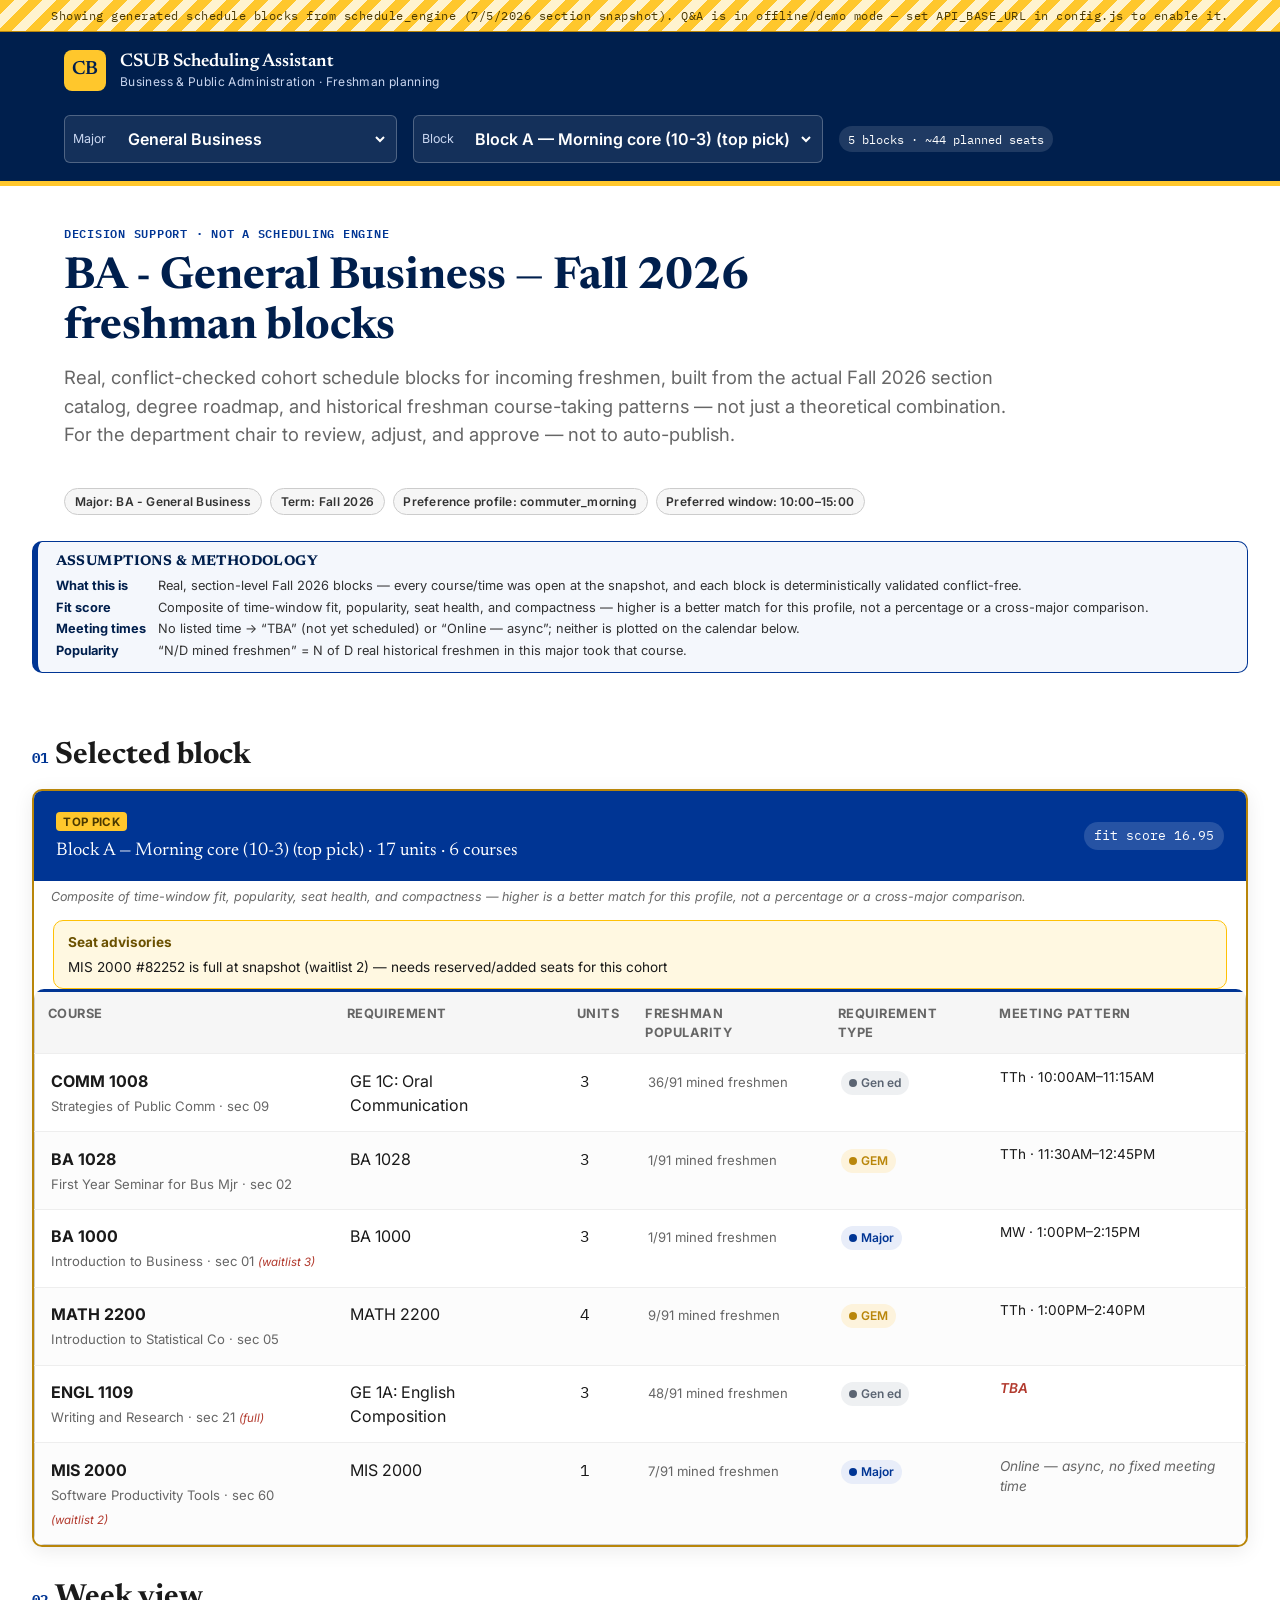
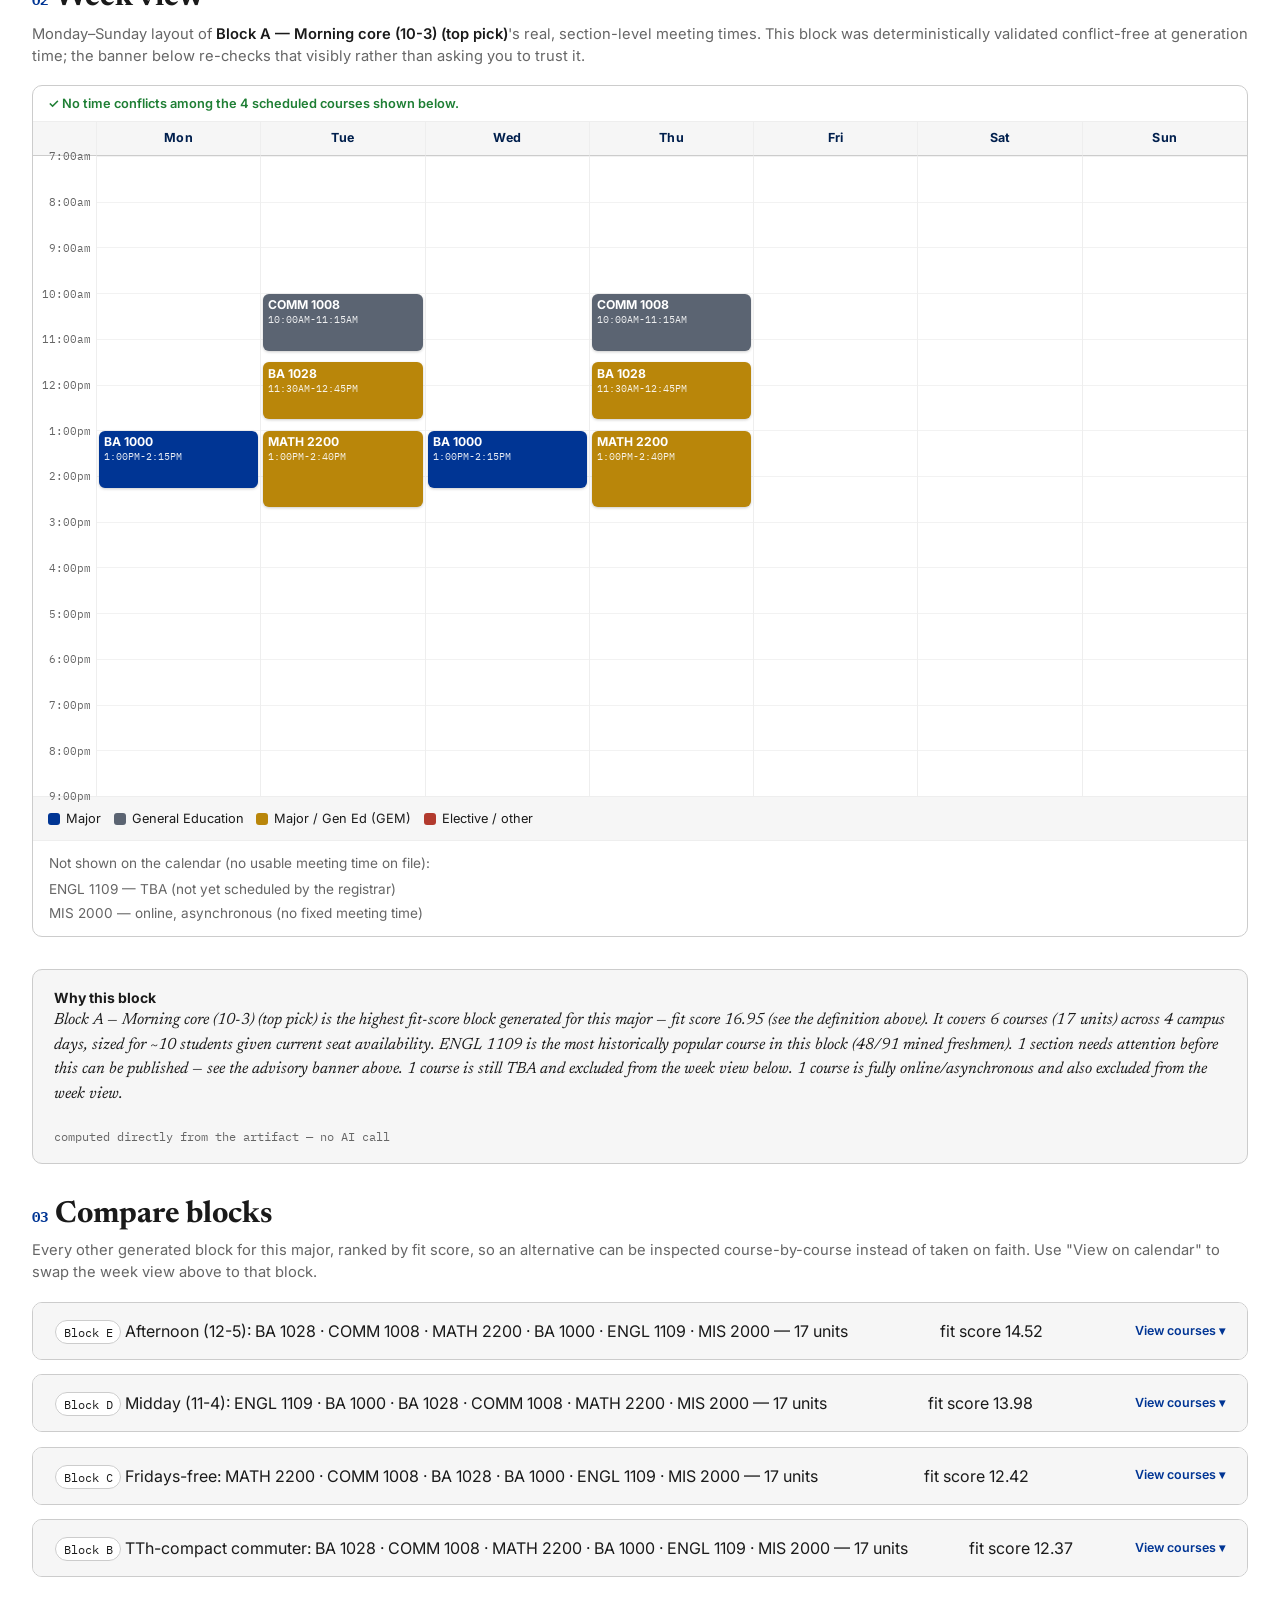
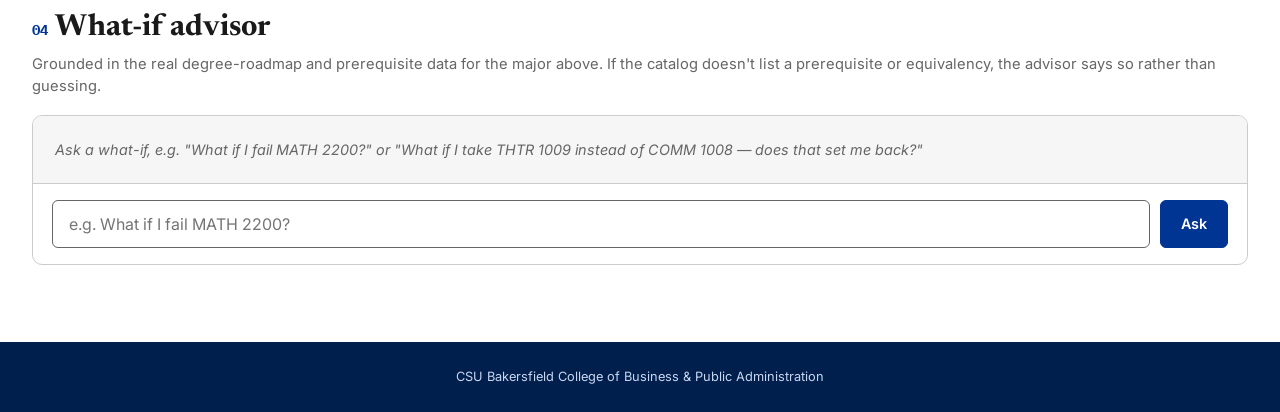
<file: frontend/web/index.html>
<!DOCTYPE html>
<html lang="en">
<head>
<meta charset="UTF-8">
<meta name="viewport" content="width=device-width, initial-scale=1.0">
<title>BSBA Freshman Scheduling Recommendation — CSUB</title>
<link rel="preconnect" href="https://fonts.googleapis.com">
<link href="https://fonts.googleapis.com/css2?family=Newsreader:opsz,wght@6..72,400;6..72,500;6..72,600&family=Inter:wght@400;500;600;700&family=IBM+Plex+Mono:wght@400;500&display=swap" rel="stylesheet">
<link rel="stylesheet" href="styles.css">
</head>
<body>

<div class="status-ribbon mode-demo" id="statusRibbon">Loading…</div>

<header class="app-header">
  <div class="grid">
    <div class="brand">
      <div class="mark">CB</div>
      <div>
        <div class="name">CSUB Scheduling Assistant</div>
        <div class="sub">Business &amp; Public Administration &middot; Freshman planning</div>
      </div>
    </div>
    <div class="controls">
      <div class="picker">
        <label for="majorSelect">Major</label>
        <select id="majorSelect"></select>
      </div>
      <div class="picker">
        <label for="blockSelect">Block</label>
        <select id="blockSelect"></select>
      </div>
      <span class="cohort-chip" id="cohortChip">—</span>
    </div>
  </div>
</header>

<div class="page-header">
  <div class="grid">
    <span class="eyebrow">Decision support &middot; not a scheduling engine</span>
    <h1 class="h1" id="pageTitle">Recommended freshman block</h1>
    <p class="intro">Real, conflict-checked cohort schedule blocks for incoming freshmen, built from the actual Fall 2026 section catalog, degree roadmap, and historical freshman course-taking patterns &mdash; not just a theoretical combination. For the department chair to review, adjust, and approve &mdash; not to auto-publish.</p>
    <div class="scope-row" id="scopeRow"></div>
  </div>
</div>

<div class="section">
  <div class="grid">

    <!-- ============ ASSUMPTIONS PANEL — always visible ============ -->
    <div class="assumptions-panel" id="assumptionsPanel" hidden>
      <h2>Assumptions &amp; methodology</h2>
      <dl id="assumptionsList"></dl>
    </div>

    <!-- ============ STATE BANNER (errors / empty states) ============ -->
    <div id="stateBannerHost"></div>

    <!-- ============ SELECTED BLOCK ============ -->
    <div id="topPickSection" hidden>
      <div class="section-title-row" style="margin-bottom:.9em">
        <h2><span class="step-no">01</span>Selected block</h2>
      </div>
      <div class="top-pick">
        <div class="top-pick-head">
          <div>
            <span class="top-pick-badge" id="topPickBadge">Top pick</span>
            <div class="title" id="topPickTitle" style="margin-top:.3em"></div>
          </div>
          <span class="support" id="topPickSupport" title=""></span>
        </div>
        <div class="score-caption" id="scoreCaption"></div>
        <div id="advisoriesBanner"></div>
        <div class="table-wrapper">
          <table class="table-zebra">
            <thead>
              <tr>
                <th>Course</th>
                <th>Requirement</th>
                <th>Units</th>
                <th>Freshman popularity</th>
                <th>Requirement type</th>
                <th>Meeting pattern</th>
              </tr>
            </thead>
            <tbody id="topPickBody"></tbody>
          </table>
        </div>
      </div>
    </div>

    <!-- ============ WEEKLY CALENDAR ============ -->
    <div id="calendarWrap" hidden>
      <div class="section-title-row" style="margin-bottom:.9em">
        <h2><span class="step-no">02</span>Week view</h2>
      </div>
      <p class="calendar-caption">Monday&ndash;Sunday layout of <span class="calendar-source" id="calendarSourceLabel">the top pick</span>'s real, section-level meeting times. This block was deterministically validated conflict-free at generation time; the banner below re-checks that visibly rather than asking you to trust it.</p>
      <div class="calendar-wrapper">
        <div id="calendarConflictBanner"></div>
        <div class="calendar-grid" id="calendarGrid"></div>
        <div class="calendar-legend" id="calendarLegend"></div>
        <div class="calendar-unplottable" id="calendarUnplottable" hidden></div>
      </div>
    </div>

    <!-- ============ WHY THIS BLOCK (computed, not LLM-generated) ============ -->
    <div class="rationale-box tip" id="rationaleBox" hidden>
      <div>
        <strong>Why this block</strong>
        <p class="quote" id="rationaleText"></p>
        <div class="meta-line" id="rationaleMeta">computed directly from the artifact — no AI call</div>
      </div>
    </div>

    <!-- ============ COMPARISON VIEW ============ -->
    <div id="comparisonSection" hidden>
      <div class="section-title-row" style="margin-bottom:.9em">
        <h2><span class="step-no">03</span>Compare blocks</h2>
      </div>
      <p style="margin-top:-.6em;color:var(--color-text-gray);font-size:.92rem">Every other generated block for this major, ranked by fit score, so an alternative can be inspected course-by-course instead of taken on faith. Use "View on calendar" to swap the week view above to that block.</p>
      <div style="display:flex;flex-direction:column;gap:.9em" id="comparisonList"></div>
    </div>

    <!-- ============ Q&A ============ -->
    <div>
      <div class="section-title-row" style="margin-bottom:.9em">
        <h2><span class="step-no">04</span>What-if advisor</h2>
      </div>
      <p style="margin-top:-.6em;color:var(--color-text-gray);font-size:.92rem">Grounded in the real degree-roadmap and prerequisite data for the major above. If the catalog doesn't list a prerequisite or equivalency, the advisor says so rather than guessing.</p>
      <div class="qa-box">
        <div class="qa-thread" id="qaThread">
          <div class="qa-empty" id="qaEmptyState">Ask a what-if, e.g. "What if I fail MATH 2200?" or "What if I take THTR 1009 instead of COMM 1008 — does that set me back?"</div>
        </div>
        <div class="qa-input-row">
          <input type="text" id="qaInput" placeholder="e.g. What if I fail MATH 2200?" />
          <button class="button" id="qaSubmit">Ask</button>
        </div>
      </div>
    </div>

  </div>
</div>

<footer class="app-footer" id="appFooter">
  CSU Bakersfield College of Business &amp; Public Administration
</footer>

<script src="config.js"></script>
<script src="app.js"></script>
</body>
</html>
</file>
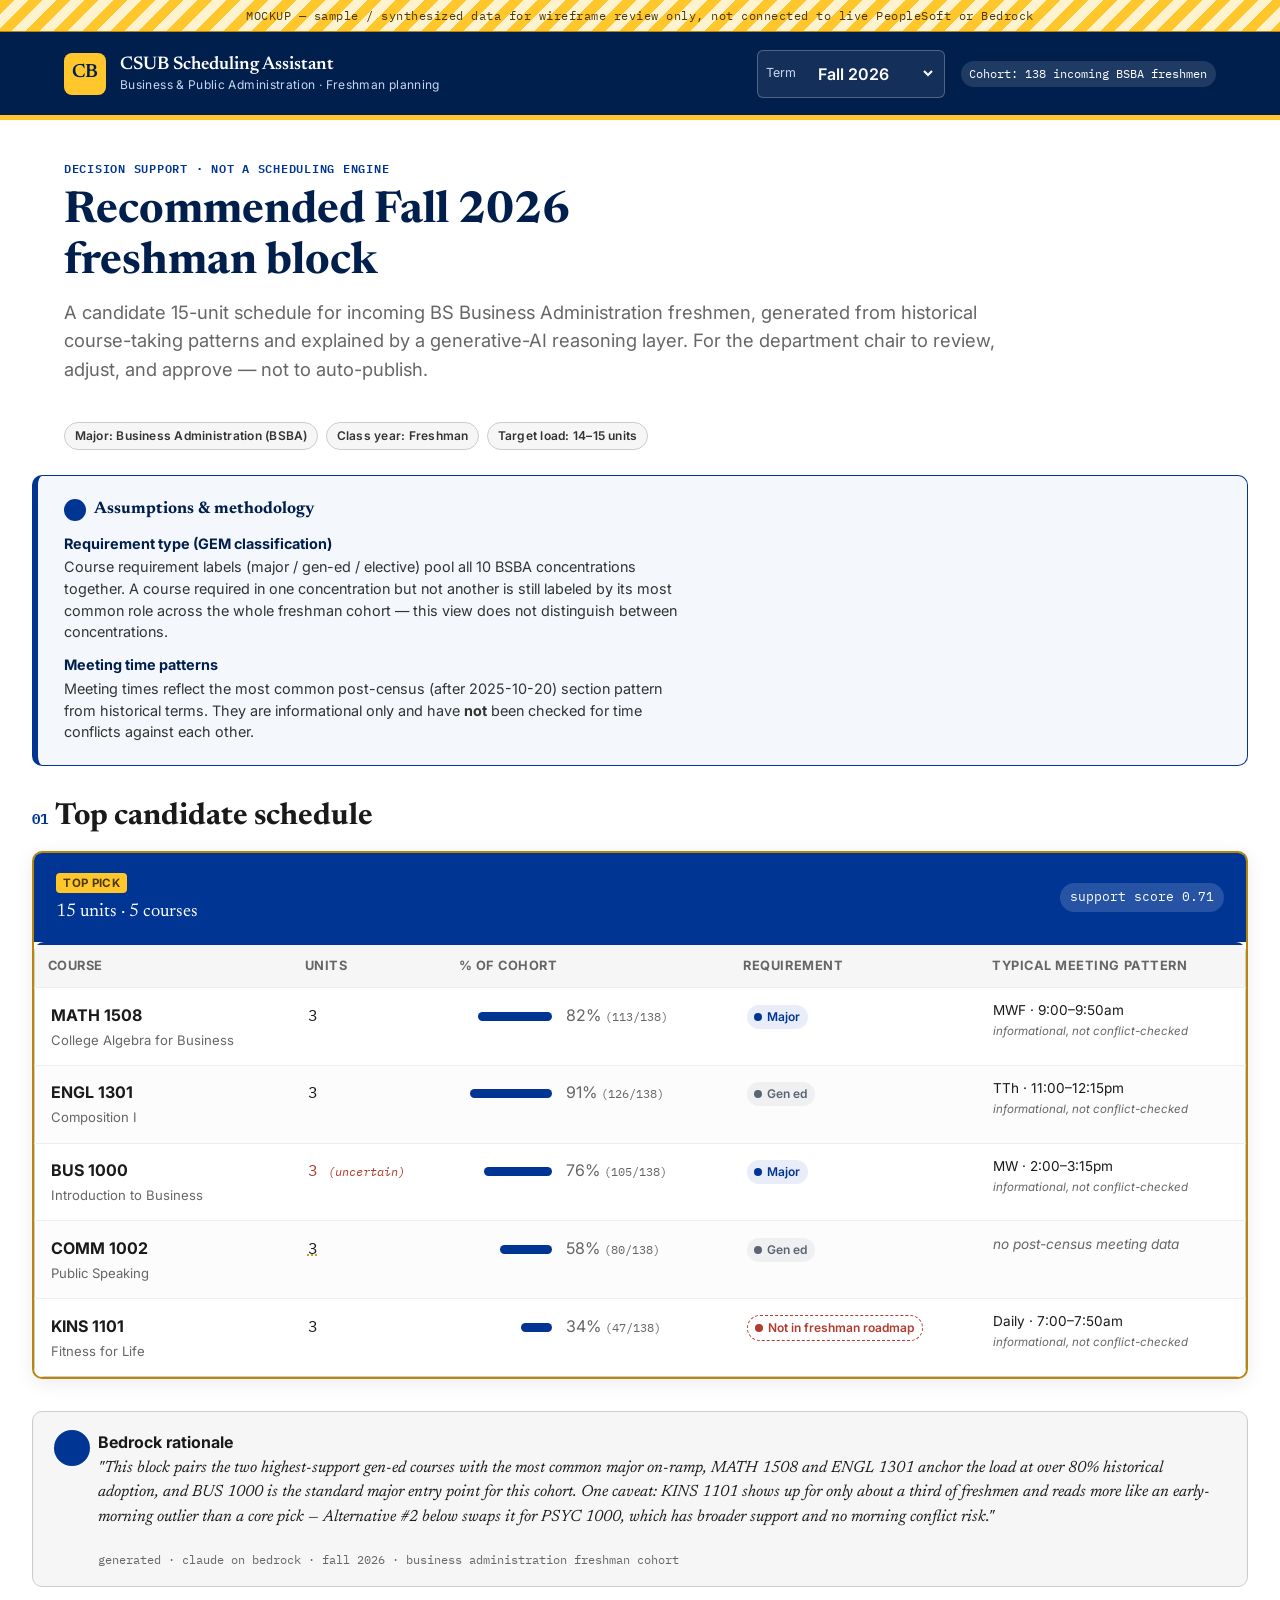
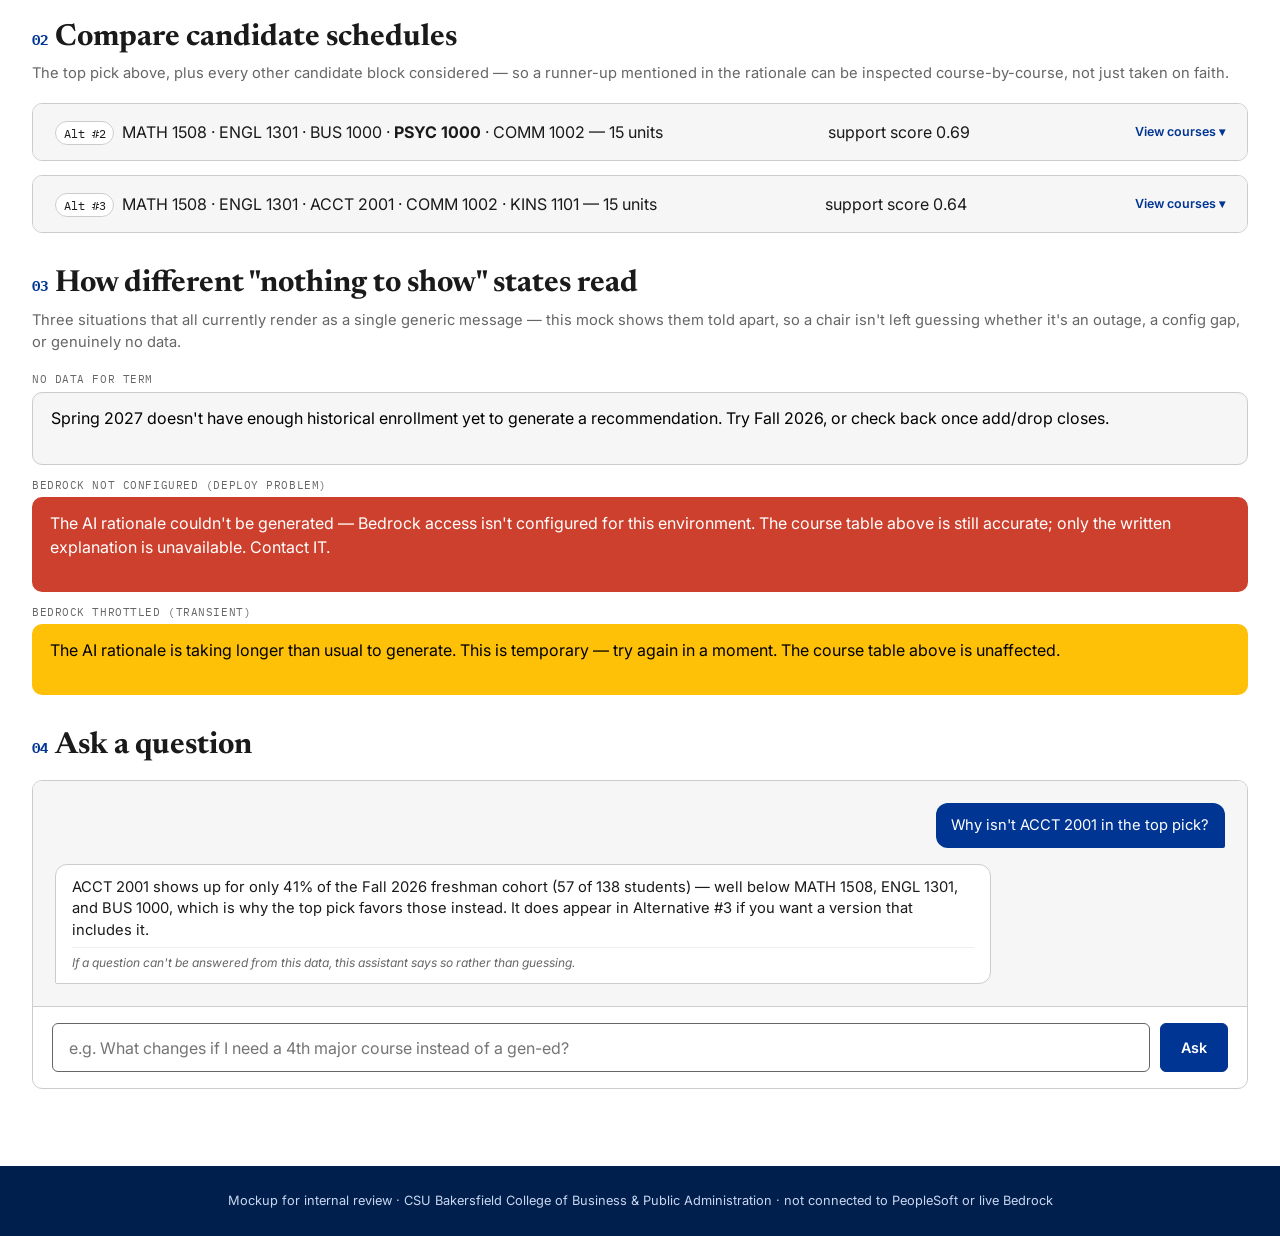
<file: frontend/bsba-scheduling-tool-mockup.html>
<!DOCTYPE html>
<html lang="en">
<head>
<meta charset="UTF-8">
<meta name="viewport" content="width=device-width, initial-scale=1.0">
<title>BSBA Freshman Scheduling Recommendation — CSUB</title>
<link rel="preconnect" href="https://fonts.googleapis.com">
<link href="https://fonts.googleapis.com/css2?family=Newsreader:opsz,wght@6..72,400;6..72,500;6..72,600&family=Inter:wght@400;500;600;700&family=IBM+Plex+Mono:wght@400;500&display=swap" rel="stylesheet">
<style>

/* ============================================================
   TOKENS — CSUB brand blue/gold + tokens the pasted site CSS
   references but doesn't define in this excerpt.
   ============================================================ */
:root{
  --color-primary: #003594;         /* CSUB blue, PMS 661 */
  --color-primary-deep: #001F4D;
  --color-gold: #FFC72C;            /* CSUB gold, PMS 123 */
  --color-gold-deep: #B9860A;

  --font-family: 'Inter', -apple-system, "Helvetica Neue", sans-serif;
  --font-family-headings: 'Newsreader', Georgia, serif;
  --font-family-mono: 'IBM Plex Mono', "Roboto Mono", monospace;

  --border-radius: 10px;
  --border-radius-button: 6px;
  --box-shadow: 4px;
  --box-shadow-blur: 20px;
  --box-shadow-usability: 2px;

  --color-term-element-major: var(--color-primary);
  --color-term-element-general-education: #5B6472;
  --color-term-element-elective: var(--color-gold-deep);
  --color-term-element-todo: #9CA3AF;
  --color-term-element-unknown: #B23A2E;

  --banner-offset: 0px;
}

/* ============================================================
   PASTE OF THE CSUB SITE CSS (as supplied), unmodified.
   ============================================================ */
:root{--gap: 2.5vw}@supports(font-size: clamp(1em, 2.5vw, 2em)){:root{--gap: clamp(1rem, 2.5vw, 2rem)}}:root{--color-border-gray-dark: #656565;--color-border-gray: #ccc;--color-border-gray-light: #eee;--color-text-gray: #666;--color-universal-background-gray: #f6f6f6;--color-sticky-note: #ff9;--color-shadow: rgba(0,0,0,.1);--color-alt-table-rows: #fcfcfc;--color-info: var(--color-universal-background-gray);--color-success: #1F7F35;--color-warning: #ffc107;--color-error: #CD402D;--color-info-top-banner: #ffee00;--text-decoration-thickness: 1px;--vertical-spacing-clamp: 2.5vw}@supports(font-size: clamp(1.5em, 6cqw, 6em)){:root{--vertical-spacing-clamp: clamp(1.5em, 6cqw, 6em)}}:root{--icon-size: 3rem;--icon-size-M: calc(var(--icon-size)/2);--icon-size-S: calc(var(--icon-size)/3);--branded-border-width: 6px;--border-radius-ui: 4px;--button-padding: .75em 1.5em;--backdrop-filter: saturate(200%) blur(var(--gap))}*{margin:0;padding:0;box-sizing:border-box}html{font:100%/1.5 var(--font-family),"Helvetica Neue",sans-serif;scroll-behavior:smooth}h1,.h1,h2,h3,dt,h4,h5,h6{font-weight:bold;font-family:var(--font-family-headings),"Helvetica Neue",Arial,sans-serif}body{min-height:100vh;position:relative;color:#1a1a1a;background:#fff}
a{color:var(--color-primary);text-decoration:underline;text-decoration-color:var(--color-primary);text-underline-position:under;transition:all .2s ease}
a:hover{text-decoration-color:rgba(0,0,0,0)}
h1,*.h1{font-size:2.75rem;font-size:clamp(1.9rem,4cqw,2.75rem);line-height:1.15}
h2,*.h2{font-size:1.9rem;font-size:clamp(1.35rem,3.2cqw,1.9rem);line-height:1.25}
h2+p,*.h2+p{margin-top:.75em}
h3,*.h3{font-size:1.25rem;font-size:clamp(1.05rem,2.6cqw,1.25rem);line-height:1.4}
h3+p,*.h3+p{margin-top:.6em}
p{margin-bottom:1.25em}
p.intro{font-size:1.15rem;line-height:1.55;color:var(--color-text-gray);max-width:52em}
li{margin-bottom:.6em}
.grid{max-width:1280px;margin:0 auto}
header,.page-header,.section{padding-left:var(--gap) !important;padding-right:var(--gap) !important}
button{font:.875rem/1.5 var(--font-family),sans-serif;appearance:none;background:none;border:none;display:inline;outline:none;cursor:pointer;padding:0;white-space:nowrap;color:inherit}
.button{display:inline-flex;flex-direction:row;align-items:center;justify-content:center;gap:.6em;padding:.7em 1.4em;color:#fff;background:var(--color-primary);text-decoration:none;text-align:center;border-radius:var(--border-radius-button);font-weight:600;font-size:.9rem;border:1px solid var(--color-primary)}
.button:hover{background:var(--color-primary-deep);border-color:var(--color-primary-deep)}
.button.button-secondary{color:var(--color-primary);background:#fff;border:1px solid var(--color-border-gray-dark)}
.button.button-secondary:hover{background:var(--color-universal-background-gray)}
.button:focus{outline:2px solid #000;outline-offset:2px}
.tag{display:inline-flex;align-items:center;padding:.3em .8em;border-radius:999px;font-size:.75rem;font-weight:600;letter-spacing:.02em}
.section{clear:both;background:#fff}
.section .grid{padding-bottom:var(--vertical-spacing-clamp);display:flex;flex-direction:column;gap:var(--gap)}
.section-header{padding-top:calc(var(--vertical-spacing-clamp)*.6);display:flex;flex-direction:column;align-items:flex-start;gap:calc(var(--gap)/2)}
.info-notice{padding:1.25em 1.5em;background:var(--color-universal-background-gray);border:1px solid var(--color-border-gray);border-radius:var(--border-radius)}
.notification-banner{border-radius:var(--border-radius);padding:0}
.notification-banner .grid{padding:.85em 1.1em;display:flex;flex-direction:row;align-items:center;gap:.75em;max-width:none;margin:0}
.notification-info{color:#000 !important;background-color:var(--color-info) !important;border:1px solid var(--color-border-gray)}
.notification-success{color:#fff !important;background-color:var(--color-success) !important}
.notification-warning{color:#000 !important;background-color:var(--color-warning) !important}
.notification-error{color:#fff !important;background-color:var(--color-error) !important}
.tip{font-size:.875em;line-height:1.5;display:flex;flex-direction:column;align-items:flex-start;gap:.6em;padding:1.25em 1.5em;background:var(--color-universal-background-gray);border-radius:var(--border-radius);border:1px solid var(--color-border-gray)}
.tip strong:first-child{display:block;font-size:1rem;margin-bottom:.15em}
@media(min-width: 640px){.tip{flex-direction:row;align-items:flex-start}}
.tip:before{content:"";display:block;width:2.25rem;height:2.25rem;flex-shrink:0;border-radius:100%;background:var(--color-primary);background-image:url(data:image/svg+xml;utf8,<svg xmlns='http://www.w3.org/2000/svg' viewBox='0 0 24 24' fill='white'><path d='M9 21h6v-1H9v1zm3-19a7 7 0 0 0-4 12.7V17a1 1 0 0 0 1 1h6a1 1 0 0 0 1-1v-2.3A7 7 0 0 0 12 2z'/></svg>);background-repeat:no-repeat;background-position:center;background-size:1.1rem}
table{width:100%;border-collapse:collapse;background:#fff;border:1px solid var(--color-border-gray)}
table th,table td{text-align:left;padding:.9em 1em;border-top:1px solid var(--color-border-gray-light);vertical-align:top}
table thead th{background:var(--color-universal-background-gray);border-width:3px 0 1px !important;border-top-color:var(--color-primary);font-size:.8rem;text-transform:uppercase;letter-spacing:.04em;color:var(--color-text-gray)}
table.table-zebra tbody tr:nth-child(even){background:var(--color-alt-table-rows)}
table tbody tr:hover td{background-color:#fff9e6}
.table-wrapper{width:100%;overflow:auto;border-radius:var(--border-radius)}
.infobar-graph{display:inline-block;position:relative;text-align:right;width:90px;margin:0 .6em 0 0;height:9px;vertical-align:middle}
.infobar-graph .bar{content:"";display:block;height:100%;background:var(--color-primary) !important;border-radius:5px;transition:all .2s ease-in-out;position:absolute;bottom:0;right:0}
.infobar-value{display:inline-block;text-align:right;color:var(--color-text-gray)}
</style>
<style>
/* ============================================================
   NEW COMPONENTS FOR THIS TOOL
   ============================================================ */

.mock-ribbon{
  background: repeating-linear-gradient(135deg, var(--color-gold), var(--color-gold) 10px, #fff3cf 10px, #fff3cf 20px);
  border-bottom: 1px solid var(--color-gold-deep);
  text-align: center;
  font-family: var(--font-family-mono);
  font-size: .78rem;
  letter-spacing: .04em;
  padding: .5em 1em;
  color: #4a3800;
}

/* ---- masthead ---- */
.app-header{background:var(--color-primary-deep);color:#fff;border-bottom:5px solid var(--color-gold)}
.app-header .grid{padding:1.1em var(--gap);display:flex;flex-direction:row;align-items:center;justify-content:space-between;gap:1.5em;flex-wrap:wrap}
.app-header .brand{display:flex;align-items:center;gap:.9em}
.app-header .brand .mark{width:2.6rem;height:2.6rem;border-radius:8px;background:var(--color-gold);color:var(--color-primary-deep);display:flex;align-items:center;justify-content:center;font-family:var(--font-family-headings);font-weight:600;font-size:1.2rem}
.app-header .brand .name{font-family:var(--font-family-headings);font-weight:600;font-size:1.15rem;line-height:1.2}
.app-header .brand .sub{font-size:.75rem;color:#c9d6f0;letter-spacing:.03em}
.app-header .term-picker{display:flex;align-items:center;gap:.6em;background:rgba(255,255,255,.08);padding:.4em .5em;border-radius:var(--border-radius-button);border:1px solid rgba(255,255,255,.25)}
.app-header select{font:inherit;background:transparent;color:#fff;border:none;padding:.35em .5em;font-weight:600}
.app-header select option{color:#000}
.app-header .cohort-chip{font-family:var(--font-family-mono);font-size:.78rem;background:rgba(255,255,255,.12);padding:.3em .7em;border-radius:999px}

/* ---- page header ---- */
.page-header{background:#fff}
.page-header .grid{padding:2.4em var(--gap) 1.6em;display:flex;flex-direction:column;gap:.6em;max-width:1280px}
.page-header .eyebrow{font-family:var(--font-family-mono);font-size:.78rem;letter-spacing:.06em;text-transform:uppercase;color:var(--color-primary);font-weight:600}
.page-header h1{color:var(--color-primary-deep);max-width:22ch}
.page-header .scope-row{display:flex;flex-wrap:wrap;gap:.5em;margin-top:.4em}
.scope-tag{background:var(--color-universal-background-gray);border:1px solid var(--color-border-gray);color:#333}

/* ---- assumptions panel: always visible, top priority ---- */
.assumptions-panel{border:1.5px solid var(--color-primary);border-left-width:6px;border-radius:var(--border-radius);padding:1.4em 1.6em;background:#f4f7fc}
.assumptions-panel h2{font-size:1.05rem;color:var(--color-primary-deep);display:flex;align-items:center;gap:.5em;margin-bottom:.7em}
.assumptions-panel h2:before{content:"";width:1.4rem;height:1.4rem;flex-shrink:0;background:var(--color-primary);border-radius:100%;background-image:url(data:image/svg+xml;utf8,<svg xmlns='http://www.w3.org/2000/svg' viewBox='0 0 24 24' fill='white'><path d='M12 2 1 21h22L12 2zm0 5.5 6.9 12H5.1L12 7.5zM11 10v5h2v-5h-2zm0 6.5v2h2v-2h-2z'/></svg>);background-repeat:no-repeat;background-position:center;background-size:.85rem}
.assumptions-panel dl{display:flex;flex-direction:column;gap:.8em;font-size:.9rem}
.assumptions-panel dt{font-weight:700;color:var(--color-primary-deep);font-family:var(--font-family);margin-bottom:.15em}
.assumptions-panel dd{color:#333;max-width:70ch}

/* ---- top pick card ---- */
.top-pick{border:2px solid var(--color-gold-deep);border-radius:var(--border-radius);overflow:hidden;box-shadow:0 var(--box-shadow) var(--box-shadow-blur) rgba(0,0,0,.08)}
.top-pick-head{background:var(--color-primary);color:#fff;padding:1em 1.4em;display:flex;justify-content:space-between;align-items:center;flex-wrap:wrap;gap:.6em}
.top-pick-head .title{font-family:var(--font-family-headings);font-size:1.15rem}
.top-pick-head .support{font-family:var(--font-family-mono);font-size:.82rem;background:rgba(255,255,255,.15);padding:.35em .75em;border-radius:999px}
.top-pick-badge{background:var(--color-gold);color:#4a3800;font-weight:700;font-size:.72rem;padding:.25em .6em;border-radius:4px;letter-spacing:.03em;text-transform:uppercase}

.req-tag{display:inline-flex;align-items:center;gap:.4em;font-size:.75rem;font-weight:600;padding:.25em .65em;border-radius:999px;white-space:nowrap}
.req-tag:before{content:"";width:.5rem;height:.5rem;border-radius:100%;flex-shrink:0}
.req-tag.major{background:#e8edf9;color:var(--color-term-element-major)}
.req-tag.major:before{background:var(--color-term-element-major)}
.req-tag.gened{background:#eef0f2;color:var(--color-term-element-general-education)}
.req-tag.gened:before{background:var(--color-term-element-general-education)}
.req-tag.elective{background:#fdf3dc;color:var(--color-term-element-elective)}
.req-tag.elective:before{background:var(--color-term-element-elective)}
.req-tag.unknown{background:#fff;color:var(--color-term-element-unknown);border:1px dashed var(--color-term-element-unknown)}
.req-tag.unknown:before{background:var(--color-term-element-unknown)}

.uncertain-flag{font-size:.72rem;color:var(--color-term-element-unknown);font-style:italic}
.units-clean{font-family:var(--font-family-mono)}
.units-estimated{font-family:var(--font-family-mono);color:var(--color-term-element-unknown)}
.units-ambiguous{font-family:var(--font-family-mono);text-decoration:underline dotted;text-decoration-color:var(--color-gold-deep);cursor:help}

.meeting-cell{font-size:.85rem}
.meeting-cell .caveat{display:block;font-size:.72rem;color:var(--color-text-gray);font-style:italic;margin-top:.2em}
.meeting-cell .no-data{color:var(--color-text-gray);font-style:italic}

.pct-cell{white-space:nowrap}
.pct-cell .n{font-size:.75rem;color:var(--color-text-gray);margin-left:.4em;font-family:var(--font-family-mono)}

/* ---- rationale / bedrock box ---- */
.rationale-box{margin-top:0}
.rationale-box .quote{font-family:var(--font-family-headings);font-style:italic;font-size:1.02rem;line-height:1.5;color:#1a1a1a}
.rationale-box .meta-line{font-size:.78rem;color:var(--color-text-gray);margin-top:.5em;font-family:var(--font-family-mono)}

/* ---- comparison / candidate list ---- */
.candidate-alt{border:1px solid var(--color-border-gray);border-radius:var(--border-radius);overflow:hidden}
.candidate-alt summary{cursor:pointer;padding:1em 1.4em;display:flex;justify-content:space-between;align-items:center;gap:1em;flex-wrap:wrap;list-style:none;background:var(--color-universal-background-gray)}
.candidate-alt summary::-webkit-details-marker{display:none}
.candidate-alt summary:after{content:"View courses \25BE";font-size:.78rem;color:var(--color-primary);font-weight:600}
.candidate-alt[open] summary:after{content:"Hide courses \25B4"}
.candidate-alt .rank{font-family:var(--font-family-mono);font-size:.78rem;background:#fff;border:1px solid var(--color-border-gray);padding:.25em .6em;border-radius:999px}
.candidate-alt .alt-body{padding:0 1.4em 1.2em}

/* ---- error state demo strip ---- */
.state-demo-grid{display:flex;flex-direction:column;gap:.75em}
.state-demo-grid .notification-banner .grid{border-radius:var(--border-radius)}
.state-label{font-family:var(--font-family-mono);font-size:.7rem;text-transform:uppercase;letter-spacing:.05em;color:var(--color-text-gray);margin-bottom:.3em;display:block}

/* ---- Q&A ---- */
.qa-box{border:1px solid var(--color-border-gray);border-radius:var(--border-radius);overflow:hidden;background:#fff}
.qa-thread{padding:1.4em;display:flex;flex-direction:column;gap:1em;background:var(--color-universal-background-gray)}
.qa-turn{max-width:80%;padding:.8em 1.05em;border-radius:12px;font-size:.92rem;line-height:1.45}
.qa-turn.q{align-self:flex-end;background:var(--color-primary);color:#fff;border-bottom-right-radius:2px}
.qa-turn.a{align-self:flex-start;background:#fff;border:1px solid var(--color-border-gray);border-bottom-left-radius:2px}
.qa-turn.a .guardrail{display:block;margin-top:.5em;font-size:.75rem;color:var(--color-text-gray);font-style:italic;border-top:1px solid var(--color-border-gray-light);padding-top:.5em}
.qa-input-row{display:flex;gap:.6em;padding:1em 1.2em;border-top:1px solid var(--color-border-gray)}
.qa-input-row input{flex:1;padding:.7em 1em;border:1px solid var(--color-border-gray-dark);border-radius:var(--border-radius-button);font:inherit}
.qa-input-row input:focus{outline:2px solid var(--color-primary);outline-offset:1px}

/* ---- section titles reused ---- */
.section-title-row{display:flex;align-items:baseline;justify-content:space-between;flex-wrap:wrap;gap:.5em;width:100%}
.section-title-row .step-no{font-family:var(--font-family-mono);color:var(--color-primary);font-size:.85rem;margin-right:.5em}
footer.app-footer{background:var(--color-primary-deep);color:#c9d6f0;padding:2em var(--gap);text-align:center;font-size:.8rem}
footer.app-footer a{color:#fff}

@media (max-width: 720px){
  .top-pick-head{flex-direction:column;align-items:flex-start}
  table th, table td{font-size:.82rem;padding:.7em .6em}
}
</style>
</head>
<body>

<div class="mock-ribbon">MOCKUP — sample / synthesized data for wireframe review only, not connected to live PeopleSoft or Bedrock</div>

<header class="app-header">
  <div class="grid">
    <div class="brand">
      <div class="mark">CB</div>
      <div>
        <div class="name">CSUB Scheduling Assistant</div>
        <div class="sub">Business &amp; Public Administration · Freshman planning</div>
      </div>
    </div>
    <div style="display:flex;align-items:center;gap:1em;flex-wrap:wrap">
      <div class="term-picker">
        <label for="term" style="font-size:.78rem;color:#c9d6f0">Term</label>
        <select id="term">
          <option>Fall 2026</option>
          <option>Spring 2027</option>
        </select>
      </div>
      <span class="cohort-chip">Cohort: 138 incoming BSBA freshmen</span>
    </div>
  </div>
</header>

<div class="page-header">
  <div class="grid">
    <span class="eyebrow">Decision support · not a scheduling engine</span>
    <h1 class="h1">Recommended Fall 2026 freshman block</h1>
    <p class="intro">A candidate 15-unit schedule for incoming BS Business Administration freshmen, generated from historical course-taking patterns and explained by a generative-AI reasoning layer. For the department chair to review, adjust, and approve — not to auto-publish.</p>
    <div class="scope-row">
      <span class="tag scope-tag">Major: Business Administration (BSBA)</span>
      <span class="tag scope-tag">Class year: Freshman</span>
      <span class="tag scope-tag">Target load: 14–15 units</span>
    </div>
  </div>
</div>

<div class="section">
  <div class="grid">

    <!-- ============ ASSUMPTIONS PANEL — always visible ============ -->
    <div class="assumptions-panel">
      <h2>Assumptions &amp; methodology</h2>
      <dl>
        <div>
          <dt>Requirement type (GEM classification)</dt>
          <dd>Course requirement labels (major / gen-ed / elective) pool all 10 BSBA concentrations together. A course required in one concentration but not another is still labeled by its most common role across the whole freshman cohort — this view does not distinguish between concentrations.</dd>
        </div>
        <div>
          <dt>Meeting time patterns</dt>
          <dd>Meeting times reflect the most common post-census (after 2025-10-20) section pattern from historical terms. They are informational only and have <strong>not</strong> been checked for time conflicts against each other.</dd>
        </div>
      </dl>
    </div>

    <!-- ============ TOP PICK ============ -->
    <div>
      <div class="section-title-row" style="margin-bottom:.9em">
        <h2><span class="step-no">01</span>Top candidate schedule</h2>
      </div>

      <div class="top-pick">
        <div class="top-pick-head">
          <div>
            <span class="top-pick-badge">Top pick</span>
            <div class="title" style="margin-top:.3em">15 units · 5 courses</div>
          </div>
          <span class="support">support score 0.71</span>
        </div>

        <div class="table-wrapper">
          <table class="table-zebra">
            <thead>
              <tr>
                <th>Course</th>
                <th>Units</th>
                <th>% of cohort</th>
                <th>Requirement</th>
                <th>Typical meeting pattern</th>
              </tr>
            </thead>
            <tbody>
              <tr>
                <td><strong>MATH&nbsp;1508</strong><br><span style="color:var(--color-text-gray);font-size:.82rem">College Algebra for Business</span></td>
                <td class="units-clean">3</td>
                <td class="pct-cell">
                  <span class="infobar-graph"><span class="bar" style="width:82%"></span></span>
                  <span class="infobar-value">82%</span><span class="n">(113/138)</span>
                </td>
                <td><span class="req-tag major">Major</span></td>
                <td class="meeting-cell">MWF · 9:00–9:50am<span class="caveat">informational, not conflict-checked</span></td>
              </tr>
              <tr>
                <td><strong>ENGL&nbsp;1301</strong><br><span style="color:var(--color-text-gray);font-size:.82rem">Composition I</span></td>
                <td class="units-clean">3</td>
                <td class="pct-cell">
                  <span class="infobar-graph"><span class="bar" style="width:91%"></span></span>
                  <span class="infobar-value">91%</span><span class="n">(126/138)</span>
                </td>
                <td><span class="req-tag gened">Gen ed</span></td>
                <td class="meeting-cell">TTh · 11:00–12:15pm<span class="caveat">informational, not conflict-checked</span></td>
              </tr>
              <tr>
                <td><strong>BUS&nbsp;1000</strong><br><span style="color:var(--color-text-gray);font-size:.82rem">Introduction to Business</span></td>
                <td class="units-estimated" title="Not found in the E3E4 offering catalog; units defaulted to 3">3 <span class="uncertain-flag">(uncertain)</span></td>
                <td class="pct-cell">
                  <span class="infobar-graph"><span class="bar" style="width:76%"></span></span>
                  <span class="infobar-value">76%</span><span class="n">(105/138)</span>
                </td>
                <td><span class="req-tag major">Major</span></td>
                <td class="meeting-cell">MW · 2:00–3:15pm<span class="caveat">informational, not conflict-checked</span></td>
              </tr>
              <tr>
                <td><strong>COMM&nbsp;1002</strong><br><span style="color:var(--color-text-gray);font-size:.82rem">Public Speaking</span></td>
                <td class="units-ambiguous" title="Near-even split between 3-unit lecture and 4-unit lecture+lab in the catalog — resolved to the higher value">3</td>
                <td class="pct-cell">
                  <span class="infobar-graph"><span class="bar" style="width:58%"></span></span>
                  <span class="infobar-value">58%</span><span class="n">(80/138)</span>
                </td>
                <td><span class="req-tag gened">Gen ed</span></td>
                <td class="meeting-cell"><span class="no-data">no post-census meeting data</span></td>
              </tr>
              <tr>
                <td><strong>KINS&nbsp;1101</strong><br><span style="color:var(--color-text-gray);font-size:.82rem">Fitness for Life</span></td>
                <td class="units-clean">3</td>
                <td class="pct-cell">
                  <span class="infobar-graph"><span class="bar" style="width:34%"></span></span>
                  <span class="infobar-value">34%</span><span class="n">(47/138)</span>
                </td>
                <td><span class="req-tag unknown">Not in freshman roadmap</span></td>
                <td class="meeting-cell">Daily · 7:00–7:50am<span class="caveat">informational, not conflict-checked</span></td>
              </tr>
            </tbody>
          </table>
        </div>
      </div>
    </div>

    <!-- ============ RATIONALE ============ -->
    <div class="rationale-box tip">
      <div>
        <strong>Bedrock rationale</strong>
        <p class="quote">"This block pairs the two highest-support gen-ed courses with the most common major on-ramp, MATH 1508 and ENGL 1301 anchor the load at over 80% historical adoption, and BUS 1000 is the standard major entry point for this cohort. One caveat: KINS 1101 shows up for only about a third of freshmen and reads more like an early-morning outlier than a core pick — Alternative #2 below swaps it for PSYC 1000, which has broader support and no morning conflict risk."</p>
        <div class="meta-line">generated · claude on bedrock · fall 2026 · business administration freshman cohort</div>
      </div>
    </div>

    <!-- ============ COMPARISON VIEW ============ -->
    <div>
      <div class="section-title-row" style="margin-bottom:.9em">
        <h2><span class="step-no">02</span>Compare candidate schedules</h2>
      </div>
      <p style="margin-top:-.6em;color:var(--color-text-gray);font-size:.92rem">The top pick above, plus every other candidate block considered — so a runner-up mentioned in the rationale can be inspected course-by-course, not just taken on faith.</p>

      <div style="display:flex;flex-direction:column;gap:.9em">
        <details class="candidate-alt">
          <summary>
            <span><span class="rank">Alt #2</span> &nbsp;MATH 1508 · ENGL 1301 · BUS 1000 · <strong>PSYC 1000</strong> · COMM 1002 — 15 units</span>
            <span class="support">support score 0.69</span>
          </summary>
          <div class="alt-body">
            <div class="table-wrapper">
              <table class="table-zebra">
                <thead><tr><th>Course</th><th>Units</th><th>% of cohort</th><th>Requirement</th><th>Typical meeting pattern</th></tr></thead>
                <tbody>
                  <tr><td>MATH 1508</td><td class="units-clean">3</td><td class="pct-cell"><span class="infobar-graph"><span class="bar" style="width:82%"></span></span><span class="infobar-value">82%</span><span class="n">(113/138)</span></td><td><span class="req-tag major">Major</span></td><td class="meeting-cell">MWF · 9:00–9:50am</td></tr>
                  <tr><td>ENGL 1301</td><td class="units-clean">3</td><td class="pct-cell"><span class="infobar-graph"><span class="bar" style="width:91%"></span></span><span class="infobar-value">91%</span><span class="n">(126/138)</span></td><td><span class="req-tag gened">Gen ed</span></td><td class="meeting-cell">TTh · 11:00–12:15pm</td></tr>
                  <tr><td>BUS 1000</td><td class="units-estimated">3 <span class="uncertain-flag">(uncertain)</span></td><td class="pct-cell"><span class="infobar-graph"><span class="bar" style="width:76%"></span></span><span class="infobar-value">76%</span><span class="n">(105/138)</span></td><td><span class="req-tag major">Major</span></td><td class="meeting-cell">MW · 2:00–3:15pm</td></tr>
                  <tr><td>PSYC 1000</td><td class="units-clean">3</td><td class="pct-cell"><span class="infobar-graph"><span class="bar" style="width:63%"></span></span><span class="infobar-value">63%</span><span class="n">(87/138)</span></td><td><span class="req-tag gened">Gen ed</span></td><td class="meeting-cell">TTh · 9:30–10:45am</td></tr>
                  <tr><td>COMM 1002</td><td class="units-ambiguous">3</td><td class="pct-cell"><span class="infobar-graph"><span class="bar" style="width:58%"></span></span><span class="infobar-value">58%</span><span class="n">(80/138)</span></td><td><span class="req-tag gened">Gen ed</span></td><td class="meeting-cell"><span class="no-data">no post-census meeting data</span></td></tr>
                </tbody>
              </table>
            </div>
          </div>
        </details>

        <details class="candidate-alt">
          <summary>
            <span><span class="rank">Alt #3</span> &nbsp;MATH 1508 · ENGL 1301 · ACCT 2001 · COMM 1002 · KINS 1101 — 15 units</span>
            <span class="support">support score 0.64</span>
          </summary>
          <div class="alt-body">
            <div class="table-wrapper">
              <table class="table-zebra">
                <thead><tr><th>Course</th><th>Units</th><th>% of cohort</th><th>Requirement</th><th>Typical meeting pattern</th></tr></thead>
                <tbody>
                  <tr><td>MATH 1508</td><td class="units-clean">3</td><td class="pct-cell"><span class="infobar-graph"><span class="bar" style="width:82%"></span></span><span class="infobar-value">82%</span><span class="n">(113/138)</span></td><td><span class="req-tag major">Major</span></td><td class="meeting-cell">MWF · 9:00–9:50am</td></tr>
                  <tr><td>ENGL 1301</td><td class="units-clean">3</td><td class="pct-cell"><span class="infobar-graph"><span class="bar" style="width:91%"></span></span><span class="infobar-value">91%</span><span class="n">(126/138)</span></td><td><span class="req-tag gened">Gen ed</span></td><td class="meeting-cell">TTh · 11:00–12:15pm</td></tr>
                  <tr><td>ACCT 2001</td><td class="units-clean">3</td><td class="pct-cell"><span class="infobar-graph"><span class="bar" style="width:41%"></span></span><span class="infobar-value">41%</span><span class="n">(57/138)</span></td><td><span class="req-tag major">Major</span></td><td class="meeting-cell">MWF · 1:00–1:50pm</td></tr>
                  <tr><td>COMM 1002</td><td class="units-ambiguous">3</td><td class="pct-cell"><span class="infobar-graph"><span class="bar" style="width:58%"></span></span><span class="infobar-value">58%</span><span class="n">(80/138)</span></td><td><span class="req-tag gened">Gen ed</span></td><td class="meeting-cell"><span class="no-data">no post-census meeting data</span></td></tr>
                  <tr><td>KINS 1101</td><td class="units-clean">3</td><td class="pct-cell"><span class="infobar-graph"><span class="bar" style="width:34%"></span></span><span class="infobar-value">34%</span><span class="n">(47/138)</span></td><td><span class="req-tag unknown">Not in freshman roadmap</span></td><td class="meeting-cell">Daily · 7:00–7:50am</td></tr>
                </tbody>
              </table>
            </div>
          </div>
        </details>
      </div>
    </div>

    <!-- ============ ERROR / EMPTY STATE DEMO ============ -->
    <div>
      <div class="section-title-row" style="margin-bottom:.9em">
        <h2><span class="step-no">03</span>How different "nothing to show" states read</h2>
      </div>
      <p style="margin-top:-.6em;color:var(--color-text-gray);font-size:.92rem">Three situations that all currently render as a single generic message — this mock shows them told apart, so a chair isn't left guessing whether it's an outage, a config gap, or genuinely no data.</p>

      <div class="state-demo-grid">
        <div>
          <span class="state-label">No data for term</span>
          <div class="notification-banner notification-info"><div class="grid"><p>Spring 2027 doesn't have enough historical enrollment yet to generate a recommendation. Try Fall 2026, or check back once add/drop closes.</p></div></div>
        </div>
        <div>
          <span class="state-label">Bedrock not configured (deploy problem)</span>
          <div class="notification-banner notification-error"><div class="grid"><p>The AI rationale couldn't be generated — Bedrock access isn't configured for this environment. The course table above is still accurate; only the written explanation is unavailable. Contact IT.</p></div></div>
        </div>
        <div>
          <span class="state-label">Bedrock throttled (transient)</span>
          <div class="notification-banner notification-warning"><div class="grid"><p>The AI rationale is taking longer than usual to generate. This is temporary — try again in a moment. The course table above is unaffected.</p></div></div>
        </div>
      </div>
    </div>

    <!-- ============ Q&A ============ -->
    <div>
      <div class="section-title-row" style="margin-bottom:.9em">
        <h2><span class="step-no">04</span>Ask a question</h2>
      </div>
      <div class="qa-box">
        <div class="qa-thread">
          <div class="qa-turn q">Why isn't ACCT 2001 in the top pick?</div>
          <div class="qa-turn a">
            ACCT 2001 shows up for only 41% of the Fall 2026 freshman cohort (57 of 138 students) — well below MATH 1508, ENGL 1301, and BUS 1000, which is why the top pick favors those instead. It does appear in Alternative #3 if you want a version that includes it.
            <span class="guardrail">If a question can't be answered from this data, this assistant says so rather than guessing.</span>
          </div>
        </div>
        <div class="qa-input-row">
          <input type="text" placeholder="e.g. What changes if I need a 4th major course instead of a gen-ed?" />
          <button class="button">Ask</button>
        </div>
      </div>
    </div>

  </div>
</div>

<footer class="app-footer">
  Mockup for internal review · CSU Bakersfield College of Business &amp; Public Administration · not connected to PeopleSoft or live Bedrock
</footer>

</body>
</html>
</file>
<file: frontend/web/styles.css>
/* ============================================================
   TOKENS — CSUB brand blue/gold
   ============================================================ */
:root{
  --color-primary: #003594;         /* CSUB blue, PMS 661 */
  --color-primary-deep: #001F4D;
  --color-gold: #FFC72C;            /* CSUB gold, PMS 123 */
  --color-gold-deep: #B9860A;

  --font-family: 'Inter', -apple-system, "Helvetica Neue", sans-serif;
  --font-family-headings: 'Newsreader', Georgia, serif;
  --font-family-mono: 'IBM Plex Mono', "Roboto Mono", monospace;

  --border-radius: 10px;
  --border-radius-button: 6px;
  --box-shadow: 4px;
  --box-shadow-blur: 20px;

  --color-term-element-major: var(--color-primary);
  --color-term-element-general-education: #5B6472;
  --color-term-element-elective: var(--color-gold-deep);
  --color-term-element-todo: #9CA3AF;
  --color-term-element-unknown: #B23A2E;

  --color-border-gray-dark: #656565;
  --color-border-gray: #ccc;
  --color-border-gray-light: #eee;
  --color-text-gray: #666;
  --color-universal-background-gray: #f6f6f6;
  --color-alt-table-rows: #fcfcfc;
  --color-info: var(--color-universal-background-gray);
  --color-success: #1F7F35;
  --color-warning: #ffc107;
  --color-error: #CD402D;
  --gap: clamp(1rem, 2.5vw, 2rem);
  --vertical-spacing-clamp: clamp(1.5em, 6cqw, 6em);
}

*{margin:0;padding:0;box-sizing:border-box}
html{font:100%/1.5 var(--font-family),"Helvetica Neue",sans-serif;scroll-behavior:smooth}
h1,.h1,h2,h3,dt{font-weight:bold;font-family:var(--font-family-headings),"Helvetica Neue",Arial,sans-serif}
body{min-height:100vh;color:#1a1a1a;background:#fff}
a{color:var(--color-primary)}
h1,.h1{font-size:clamp(1.9rem,4cqw,2.75rem);line-height:1.15}
h2,.h2{font-size:clamp(1.35rem,3.2cqw,1.9rem);line-height:1.25}
h3,.h3{font-size:clamp(1.05rem,2.6cqw,1.25rem);line-height:1.4}
p{margin-bottom:1.25em}
p.intro{font-size:1.15rem;line-height:1.55;color:var(--color-text-gray);max-width:52em}
.grid{max-width:1280px;margin:0 auto}
header,.page-header,.section{padding-left:var(--gap) !important;padding-right:var(--gap) !important}
button{font:.875rem/1.5 var(--font-family),sans-serif;appearance:none;background:none;border:none;outline:none;cursor:pointer;padding:0;color:inherit}
.button{display:inline-flex;align-items:center;justify-content:center;gap:.6em;padding:.7em 1.4em;color:#fff;background:var(--color-primary);text-decoration:none;text-align:center;border-radius:var(--border-radius-button);font-weight:600;font-size:.9rem;border:1px solid var(--color-primary)}
.button:hover{background:var(--color-primary-deep);border-color:var(--color-primary-deep)}
.button:disabled{opacity:.5;cursor:not-allowed}
.button:focus-visible{outline:2px solid #000;outline-offset:2px}
.tag{display:inline-flex;align-items:center;padding:.3em .8em;border-radius:999px;font-size:.75rem;font-weight:600;letter-spacing:.02em}
.section{clear:both;background:#fff}
.section .grid{padding-bottom:var(--vertical-spacing-clamp);display:flex;flex-direction:column;gap:var(--gap)}
.section-header{padding-top:calc(var(--vertical-spacing-clamp)*.6)}
.tip{font-size:.875em;line-height:1.5;display:flex;flex-direction:column;gap:.6em;padding:1.25em 1.5em;background:var(--color-universal-background-gray);border-radius:var(--border-radius);border:1px solid var(--color-border-gray)}
@media(min-width: 640px){.tip{flex-direction:row;align-items:flex-start}}
table{width:100%;border-collapse:collapse;background:#fff;border:1px solid var(--color-border-gray)}
table th,table td{text-align:left;padding:.9em 1em;border-top:1px solid var(--color-border-gray-light);vertical-align:top}
table thead th{background:var(--color-universal-background-gray);border-width:3px 0 1px !important;border-top-color:var(--color-primary);font-size:.8rem;text-transform:uppercase;letter-spacing:.04em;color:var(--color-text-gray)}
table.table-zebra tbody tr:nth-child(even){background:var(--color-alt-table-rows)}
table tbody tr:hover td{background-color:#fff9e6}
.table-wrapper{width:100%;overflow:auto;border-radius:var(--border-radius)}
.infobar-graph{display:inline-block;position:relative;text-align:right;width:90px;margin:0 .6em 0 0;height:9px;vertical-align:middle}
.infobar-graph .bar{display:block;height:100%;background:var(--color-primary);border-radius:5px;position:absolute;bottom:0;right:0}
.infobar-value{display:inline-block;text-align:right;color:var(--color-text-gray)}

.status-ribbon{border-bottom:1px solid var(--color-gold-deep);text-align:center;font-family:var(--font-family-mono);font-size:.78rem;letter-spacing:.04em;padding:.5em 1em;color:#4a3800}
.status-ribbon.mode-demo{background:repeating-linear-gradient(135deg, var(--color-gold), var(--color-gold) 10px, #fff3cf 10px, #fff3cf 20px)}
.status-ribbon.mode-live{background:#e3f5e8;color:#0f4d24;border-bottom-color:var(--color-success)}
.status-ribbon.mode-error{background:#fbe4e1;color:#6b1710;border-bottom-color:var(--color-error)}

.app-header{background:var(--color-primary-deep);color:#fff;border-bottom:5px solid var(--color-gold)}
.app-header .grid{padding:1.1em var(--gap);display:flex;align-items:center;justify-content:space-between;gap:1.5em;flex-wrap:wrap}
.app-header .brand{display:flex;align-items:center;gap:.9em}
.app-header .brand .mark{width:2.6rem;height:2.6rem;border-radius:8px;background:var(--color-gold);color:var(--color-primary-deep);display:flex;align-items:center;justify-content:center;font-family:var(--font-family-headings);font-weight:600;font-size:1.2rem}
.app-header .brand .name{font-family:var(--font-family-headings);font-weight:600;font-size:1.15rem;line-height:1.2}
.app-header .brand .sub{font-size:.75rem;color:#c9d6f0;letter-spacing:.03em}
.app-header .controls{display:flex;align-items:center;gap:1em;flex-wrap:wrap}
.picker{display:flex;align-items:center;gap:.6em;background:rgba(255,255,255,.08);padding:.4em .5em;border-radius:var(--border-radius-button);border:1px solid rgba(255,255,255,.25)}
.picker label{font-size:.78rem;color:#c9d6f0}
.app-header select{font:inherit;background:transparent;color:#fff;border:none;padding:.35em .5em;font-weight:600}
.app-header select option{color:#000}
.cohort-chip{font-family:var(--font-family-mono);font-size:.78rem;background:rgba(255,255,255,.12);padding:.3em .7em;border-radius:999px;white-space:nowrap}

.page-header{background:#fff}
.page-header .grid{padding:2.4em var(--gap) 1.6em;display:flex;flex-direction:column;gap:.6em;max-width:1280px}
.page-header .eyebrow{font-family:var(--font-family-mono);font-size:.78rem;letter-spacing:.06em;text-transform:uppercase;color:var(--color-primary);font-weight:600}
.page-header h1{color:var(--color-primary-deep);max-width:26ch}
.page-header .scope-row{display:flex;flex-wrap:wrap;gap:.5em;margin-top:.4em}
.scope-tag{background:var(--color-universal-background-gray);border:1px solid var(--color-border-gray);color:#333}

.assumptions-panel{border:1.5px solid var(--color-primary);border-left-width:6px;border-radius:var(--border-radius);padding:.75em 1.1em;background:#f4f7fc}
.assumptions-panel h2{font-size:.88rem;color:var(--color-primary-deep);margin-bottom:.4em;text-transform:uppercase;letter-spacing:.03em}
.assumptions-panel dl{display:grid;grid-template-columns:max-content 1fr;column-gap:1em;row-gap:.3em;font-size:.8rem;line-height:1.4}
.assumptions-panel dl > div{display:contents}
.assumptions-panel dt{font-weight:700;color:var(--color-primary-deep);font-family:var(--font-family);white-space:nowrap}
.assumptions-panel dd{color:#333}
@media (max-width: 640px){
  .assumptions-panel dl{grid-template-columns:1fr}
  .assumptions-panel dl > div{display:block;margin-bottom:.3em}
}

.top-pick{border:2px solid var(--color-gold-deep);border-radius:var(--border-radius);overflow:hidden;box-shadow:0 var(--box-shadow) var(--box-shadow-blur) rgba(0,0,0,.08)}
.top-pick-head{background:var(--color-primary);color:#fff;padding:1em 1.4em;display:flex;justify-content:space-between;align-items:center;flex-wrap:wrap;gap:.6em}
.top-pick-head .title{font-family:var(--font-family-headings);font-size:1.15rem}
.top-pick-head .support{font-family:var(--font-family-mono);font-size:.82rem;background:rgba(255,255,255,.15);padding:.35em .75em;border-radius:999px}
.top-pick-badge{background:var(--color-gold);color:#4a3800;font-weight:700;font-size:.72rem;padding:.25em .6em;border-radius:4px;letter-spacing:.03em;text-transform:uppercase}
.top-pick-badge.alt{background:var(--color-universal-background-gray);color:#333;border:1px solid var(--color-border-gray)}
.score-caption{padding:.6em 1.4em 0;font-size:.78rem;color:var(--color-text-gray);font-style:italic}
.advisories-banner{margin:1em 1.4em 0;padding:.8em 1em;border:1px solid var(--color-warning);background:#fff8e1;border-radius:var(--border-radius);font-size:.85rem}
.advisories-banner strong{display:block;margin-bottom:.3em;color:#6b5100}
.advisories-banner ul{list-style:none;display:flex;flex-direction:column;gap:.25em}
.no-time-tag{font-style:italic;color:var(--color-text-gray)}
.no-time-tag.tba{color:var(--color-term-element-unknown);font-weight:600}
.popularity-cell{font-size:.82rem;color:var(--color-text-gray);white-space:nowrap}

.req-tag{display:inline-flex;align-items:center;gap:.4em;font-size:.75rem;font-weight:600;padding:.25em .65em;border-radius:999px;white-space:nowrap}
.req-tag:before{content:"";width:.5rem;height:.5rem;border-radius:100%;flex-shrink:0}
.req-tag.major{background:#e8edf9;color:var(--color-term-element-major)}
.req-tag.major:before{background:var(--color-term-element-major)}
.req-tag.gened{background:#eef0f2;color:var(--color-term-element-general-education)}
.req-tag.gened:before{background:var(--color-term-element-general-education)}
.req-tag.gem{background:#fdf3dc;color:var(--color-term-element-elective)}
.req-tag.gem:before{background:var(--color-term-element-elective)}
.req-tag.unknown{background:#fff;color:var(--color-term-element-unknown);border:1px dashed var(--color-term-element-unknown)}
.req-tag.unknown:before{background:var(--color-term-element-unknown)}

.uncertain-flag{font-size:.72rem;color:var(--color-term-element-unknown);font-style:italic}
.units-clean{font-family:var(--font-family-mono)}
.units-estimated{font-family:var(--font-family-mono);color:var(--color-term-element-unknown)}
.units-ambiguous{font-family:var(--font-family-mono);text-decoration:underline dotted;text-decoration-color:var(--color-gold-deep);cursor:help}

.meeting-cell{font-size:.85rem}
.meeting-cell .caveat{display:block;font-size:.72rem;color:var(--color-text-gray);font-style:italic;margin-top:.2em}
.meeting-cell .no-data{color:var(--color-text-gray);font-style:italic}

.pct-cell{white-space:nowrap}
.pct-cell .n{font-size:.75rem;color:var(--color-text-gray);margin-left:.4em;font-family:var(--font-family-mono)}

.rationale-box .quote{font-family:var(--font-family-headings);font-style:italic;font-size:1.02rem;line-height:1.5;color:#1a1a1a}
.rationale-box .meta-line{font-size:.78rem;color:var(--color-text-gray);margin-top:.5em;font-family:var(--font-family-mono)}

.candidate-alt{border:1px solid var(--color-border-gray);border-radius:var(--border-radius);overflow:hidden}
.candidate-alt summary{cursor:pointer;padding:1em 1.4em;display:flex;justify-content:space-between;align-items:center;gap:1em;flex-wrap:wrap;list-style:none;background:var(--color-universal-background-gray)}
.candidate-alt summary::-webkit-details-marker{display:none}
.candidate-alt summary:after{content:"View courses \25BE";font-size:.78rem;color:var(--color-primary);font-weight:600}
.candidate-alt[open] summary:after{content:"Hide courses \25B4"}
.candidate-alt .rank{font-family:var(--font-family-mono);font-size:.78rem;background:#fff;border:1px solid var(--color-border-gray);padding:.25em .6em;border-radius:999px}
.candidate-alt .alt-body{padding:1em 1.4em 1.2em;display:flex;flex-direction:column;gap:1em}
.candidate-alt .calendar-swap-btn{align-self:flex-start}

.state-demo-grid{display:flex;flex-direction:column;gap:.75em}
.notification-banner{border-radius:var(--border-radius);padding:0}
.notification-banner .grid{padding:.85em 1.1em;display:flex;align-items:center;gap:.75em;max-width:none;margin:0}
.notification-info{color:#000 !important;background-color:var(--color-info) !important;border:1px solid var(--color-border-gray)}
.notification-success{color:#fff !important;background-color:var(--color-success) !important}
.notification-warning{color:#000 !important;background-color:var(--color-warning) !important}
.notification-error{color:#fff !important;background-color:var(--color-error) !important}

.qa-box{border:1px solid var(--color-border-gray);border-radius:var(--border-radius);overflow:hidden;background:#fff}
.qa-thread{padding:1.4em;display:flex;flex-direction:column;gap:1em;background:var(--color-universal-background-gray);max-height:420px;overflow-y:auto}
.qa-turn{max-width:80%;padding:.8em 1.05em;border-radius:12px;font-size:.92rem;line-height:1.45}
.qa-turn.q{align-self:flex-end;background:var(--color-primary);color:#fff;border-bottom-right-radius:2px}
.qa-turn.a{align-self:flex-start;background:#fff;border:1px solid var(--color-border-gray);border-bottom-left-radius:2px}
.qa-turn.a.error{border-color:var(--color-error);color:#6b1710}
.qa-turn.a .guardrail{display:block;margin-top:.5em;font-size:.75rem;color:var(--color-text-gray);font-style:italic;border-top:1px solid var(--color-border-gray-light);padding-top:.5em}
.qa-empty{color:var(--color-text-gray);font-size:.9rem;font-style:italic}
.qa-input-row{display:flex;gap:.6em;padding:1em 1.2em;border-top:1px solid var(--color-border-gray)}
.qa-input-row input{flex:1;padding:.7em 1em;border:1px solid var(--color-border-gray-dark);border-radius:var(--border-radius-button);font:inherit}
.qa-input-row input:focus-visible{outline:2px solid var(--color-primary);outline-offset:1px}
.qa-input-row input:disabled{background:var(--color-universal-background-gray);color:var(--color-text-gray)}

.section-title-row{display:flex;align-items:baseline;justify-content:space-between;flex-wrap:wrap;gap:.5em;width:100%}
.section-title-row .step-no{font-family:var(--font-family-mono);color:var(--color-primary);font-size:.85rem;margin-right:.5em}
footer.app-footer{background:var(--color-primary-deep);color:#c9d6f0;padding:2em var(--gap);text-align:center;font-size:.8rem}
footer.app-footer a{color:#fff}

/* ---- weekly calendar ---- */
.calendar-caption{margin-top:-.6em;color:var(--color-text-gray);font-size:.92rem}
.calendar-source{font-weight:600;color:#1a1a1a}
.calendar-wrapper{border:1px solid var(--color-border-gray);border-radius:var(--border-radius);overflow-x:auto;background:#fff}
.calendar-grid{min-width:760px}
.cal-header-row{display:grid;grid-template-columns:64px repeat(7, minmax(96px, 1fr))}
.cal-corner{border-bottom:1px solid var(--color-border-gray);border-right:1px solid var(--color-border-gray-light);background:var(--color-universal-background-gray)}
.cal-day-head{padding:.6em .4em;text-align:center;font-size:.78rem;font-weight:700;letter-spacing:.03em;color:var(--color-primary-deep);background:var(--color-universal-background-gray);border-bottom:1px solid var(--color-border-gray);border-right:1px solid var(--color-border-gray-light)}
.cal-day-head:last-child{border-right:none}
.cal-body-row{display:grid;grid-template-columns:64px repeat(7, minmax(96px, 1fr));height:640px}
.cal-time-axis{position:relative;border-right:1px solid var(--color-border-gray-light)}
.cal-time-label{position:absolute;right:.5em;transform:translateY(-50%);font-family:var(--font-family-mono);font-size:.68rem;color:var(--color-text-gray);white-space:nowrap}
.cal-day-col{position:relative;border-right:1px solid var(--color-border-gray-light);background-image:repeating-linear-gradient(#f2f2f2, #f2f2f2 1px, transparent 1px, transparent calc(100% / 14))}
.cal-day-col:last-child{border-right:none}
.cal-block{position:absolute;border-radius:6px;padding:.3em .45em;font-size:.72rem;line-height:1.25;color:#fff;overflow:hidden;box-shadow:0 1px 3px rgba(0,0,0,.2);cursor:default}
.cal-block strong{display:block;font-size:.76rem}
.cal-block .cal-time{font-family:var(--font-family-mono);font-size:.65rem;opacity:.9}
.cal-block.req-major{background:var(--color-term-element-major)}
.cal-block.req-gened{background:var(--color-term-element-general-education)}
.cal-block.req-gem{background:var(--color-gold-deep)}
.cal-block.req-unknown{background:var(--color-term-element-unknown)}
.calendar-legend{display:flex;flex-wrap:wrap;gap:1em;padding:.9em 1.2em;border-top:1px solid var(--color-border-gray-light);font-size:.8rem;background:var(--color-universal-background-gray)}
.calendar-legend .legend-item{display:flex;align-items:center;gap:.45em}
.calendar-legend .swatch{width:.75rem;height:.75rem;border-radius:3px;flex-shrink:0}
.calendar-ok{padding:.6em 1.2em;font-size:.8rem;color:var(--color-success);font-weight:600;border-bottom:1px solid var(--color-border-gray-light)}
.calendar-unplottable{padding:.9em 1.2em;border-top:1px solid var(--color-border-gray-light);font-size:.85rem;color:var(--color-text-gray)}
.calendar-unplottable ul{list-style:none;display:flex;flex-direction:column;gap:.3em;margin-top:.4em}
.calendar-empty{padding:1.6em;text-align:center;color:var(--color-text-gray);font-style:italic}

.skeleton-text{display:inline-block;height:1em;width:60%;background:linear-gradient(90deg,#eee 25%,#f5f5f5 37%,#eee 63%);background-size:400% 100%;animation:skeleton-loading 1.4s ease infinite;border-radius:4px}
@keyframes skeleton-loading{0%{background-position:100% 50%}100%{background-position:0 50%}}

@media (max-width: 720px){
  .top-pick-head{flex-direction:column;align-items:flex-start}
  table th, table td{font-size:.82rem;padding:.7em .6em}
}
</file>
